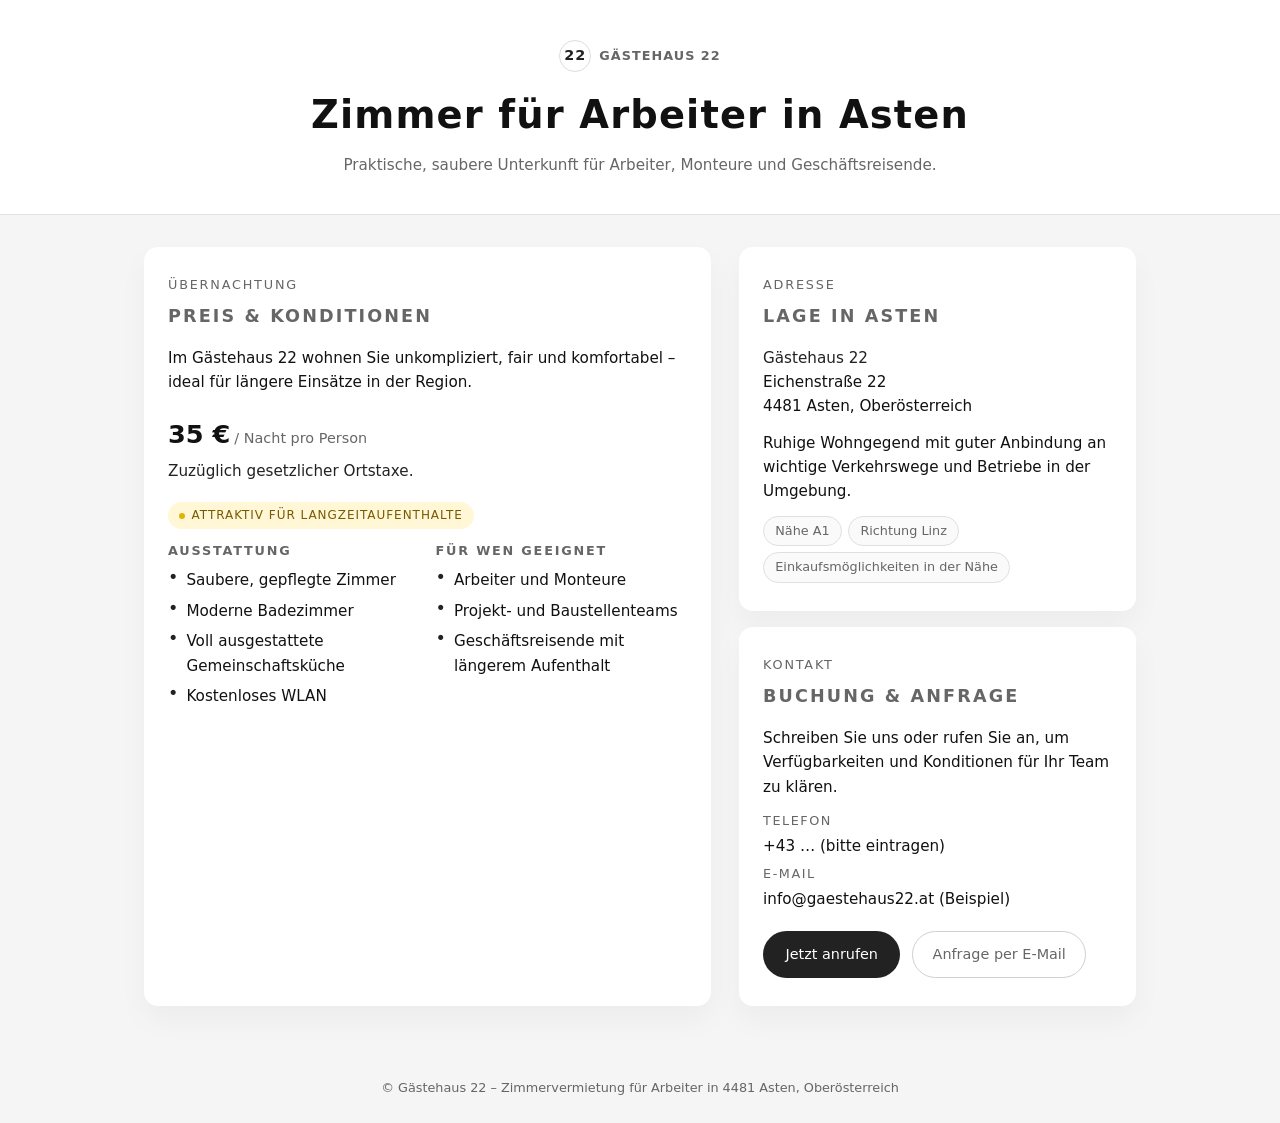
<file: index.htm>
<!DOCTYPE html>
<html lang="de">
<head>
  <meta charset="UTF-8" />
  <title>Gästehaus 22 – Zimmer für Arbeiter in Asten</title>
  <meta name="viewport" content="width=device-width, initial-scale=1" />
  <style>
    :root {
      --bg: #f5f5f5;
      --card: #ffffff;
      --accent: #222222;
      --accent-soft: #666666;
      --highlight: #e0b400;
      --font-main: system-ui, -apple-system, BlinkMacSystemFont, "Segoe UI", sans-serif;
    }

    * {
      box-sizing: border-box;
      margin: 0;
      padding: 0;
    }

    body {
      font-family: var(--font-main);
      background: var(--bg);
      color: #111;
      line-height: 1.6;
    }

    header {
      padding: 2.5rem 1.5rem 1.5rem;
      text-align: center;
      background: #ffffff;
      border-bottom: 1px solid #e3e3e3;
    }

    .logo-mark {
      display: inline-flex;
      align-items: center;
      gap: 0.5rem;
      margin-bottom: 0.75rem;
      font-weight: 600;
      letter-spacing: 0.08em;
      text-transform: uppercase;
      color: var(--accent-soft);
      font-size: 0.8rem;
    }

    .logo-icon {
      width: 32px;
      height: 32px;
      border-radius: 999px;
      border: 1px solid #ddd;
      display: flex;
      align-items: center;
      justify-content: center;
      font-size: 0.9rem;
      font-weight: 700;
      color: var(--accent);
    }

    h1 {
      font-size: clamp(2rem, 3vw, 2.6rem);
      margin-bottom: 0.5rem;
      letter-spacing: 0.03em;
    }

    .subtitle {
      color: var(--accent-soft);
      font-size: 0.95rem;
    }

    main {
      max-width: 1040px;
      margin: 2rem auto 3rem;
      padding: 0 1.5rem;
      display: grid;
      grid-template-columns: minmax(0, 2fr) minmax(0, 1.4fr);
      gap: 1.75rem;
    }

    @media (max-width: 800px) {
      main {
        grid-template-columns: 1fr;
      }
    }

    .card {
      background: var(--card);
      border-radius: 14px;
      padding: 1.75rem 1.5rem;
      box-shadow: 0 14px 30px rgba(0, 0, 0, 0.04);
    }

    .card + .card {
      margin-top: 1rem;
    }

    h2 {
      font-size: 1.1rem;
      text-transform: uppercase;
      letter-spacing: 0.12em;
      font-weight: 600;
      color: var(--accent-soft);
      margin-bottom: 1rem;
    }

    p {
      margin-bottom: 0.75rem;
      font-size: 0.95rem;
    }

    ul {
      list-style: none;
      margin-top: 0.25rem;
    }

    li {
      font-size: 0.95rem;
      margin-bottom: 0.4rem;
      display: flex;
      align-items: flex-start;
      gap: 0.5rem;
    }

    li::before {
      content: "•";
      color: var(--accent);
      font-size: 1.1rem;
      line-height: 1;
      margin-top: 0.05rem;
    }

    .price-tag {
      display: inline-flex;
      align-items: baseline;
      gap: 0.25rem;
      font-size: 1.6rem;
      font-weight: 600;
      margin: 0.5rem 0 0.25rem;
    }

    .price-tag span {
      font-size: 0.9rem;
      font-weight: 400;
      color: var(--accent-soft);
    }

    .badge {
      display: inline-flex;
      align-items: center;
      gap: 0.4rem;
      padding: 0.25rem 0.7rem;
      border-radius: 999px;
      background: #fff7d6;
      color: #7a5a00;
      font-size: 0.75rem;
      font-weight: 500;
      text-transform: uppercase;
      letter-spacing: 0.08em;
      margin-top: 0.4rem;
    }

    .badge-dot {
      width: 6px;
      height: 6px;
      border-radius: 999px;
      background: var(--highlight);
    }

    .section-label {
      font-size: 0.8rem;
      text-transform: uppercase;
      letter-spacing: 0.14em;
      color: var(--accent-soft);
      margin-bottom: 0.4rem;
    }

    .highlight {
      color: var(--accent);
      font-weight: 500;
    }

    .grid-two {
      display: grid;
      grid-template-columns: repeat(2, minmax(0, 1fr));
      gap: 1rem;
      margin-top: 0.75rem;
    }

    @media (max-width: 600px) {
      .grid-two {
        grid-template-columns: 1fr;
      }
    }

    .pill-list {
      display: flex;
      flex-wrap: wrap;
      gap: 0.4rem;
      margin-top: 0.4rem;
    }

    .pill {
      padding: 0.25rem 0.7rem;
      border-radius: 999px;
      border: 1px solid #e0e0e0;
      font-size: 0.8rem;
      color: var(--accent-soft);
      background: #fafafa;
    }

    .contact-block {
      margin-top: 0.75rem;
      font-size: 0.95rem;
    }

    .contact-line {
      margin-bottom: 0.35rem;
    }

    .contact-label {
      font-size: 0.8rem;
      text-transform: uppercase;
      letter-spacing: 0.12em;
      color: var(--accent-soft);
      margin-bottom: 0.15rem;
    }

    .cta {
      margin-top: 1.25rem;
      display: flex;
      flex-wrap: wrap;
      gap: 0.75rem;
    }

    .btn-primary {
      border: none;
      border-radius: 999px;
      padding: 0.7rem 1.4rem;
      background: var(--accent);
      color: #ffffff;
      font-size: 0.9rem;
      font-weight: 500;
      cursor: pointer;
      text-decoration: none;
      display: inline-flex;
      align-items: center;
      gap: 0.4rem;
    }

    .btn-secondary {
      border-radius: 999px;
      padding: 0.7rem 1.2rem;
      border: 1px solid #d0d0d0;
      background: transparent;
      color: var(--accent-soft);
      font-size: 0.9rem;
      text-decoration: none;
      display: inline-flex;
      align-items: center;
      gap: 0.4rem;
    }

    footer {
      text-align: center;
      padding: 1.5rem;
      font-size: 0.8rem;
      color: var(--accent-soft);
    }
  </style>
</head>
<body>
  <header>
    <div class="logo-mark">
      <div class="logo-icon">22</div>
      <span>Gästehaus 22</span>
    </div>
    <h1>Zimmer für Arbeiter in Asten</h1>
    <p class="subtitle">Praktische, saubere Unterkunft für Arbeiter, Monteure und Geschäftsreisende.</p>
  </header>

  <main>
    <!-- Linke Spalte -->
    <section class="card">
      <div class="section-label">Übernachtung</div>
      <h2>Preis & Konditionen</h2>
      <p>Im Gästehaus 22 wohnen Sie unkompliziert, fair und komfortabel – ideal für längere Einsätze in der Region.</p>

      <div class="price-tag">
        35&nbsp;€
        <span>/ Nacht pro Person</span>
      </div>
      <p class="highlight">Zuzüglich gesetzlicher Ortstaxe.</p>

      <div class="badge">
        <span class="badge-dot"></span>
        <span>Attraktiv für Langzeitaufenthalte</span>
      </div>

      <div class="grid-two">
        <div>
          <h3 class="section-label">Ausstattung</h3>
          <ul>
            <li>Saubere, gepflegte Zimmer</li>
            <li>Moderne Badezimmer</li>
            <li>Voll ausgestattete Gemeinschaftsküche</li>
            <li>Kostenloses WLAN</li>
          </ul>
        </div>
        <div>
          <h3 class="section-label">Für wen geeignet</h3>
          <ul>
            <li>Arbeiter und Monteure</li>
            <li>Projekt- und Baustellenteams</li>
            <li>Geschäftsreisende mit längerem Aufenthalt</li>
          </ul>
        </div>
      </div>
    </section>

    <!-- Rechte Spalte -->
    <aside>
      <section class="card">
        <div class="section-label">Adresse</div>
        <h2>Lage in Asten</h2>
        <p>
          <span class="highlight">Gästehaus 22</span><br />
          Eichenstraße 22<br />
          4481 Asten, Oberösterreich
        </p>

        <p>Ruhige Wohngegend mit guter Anbindung an wichtige Verkehrswege und Betriebe in der Umgebung.</p>

        <div class="pill-list">
          <span class="pill">Nähe A1</span>
          <span class="pill">Richtung Linz</span>
          <span class="pill">Einkaufsmöglichkeiten in der Nähe</span>
        </div>
      </section>

      <section class="card">
        <div class="section-label">Kontakt</div>
        <h2>Buchung & Anfrage</h2>
        <p>Schreiben Sie uns oder rufen Sie an, um Verfügbarkeiten und Konditionen für Ihr Team zu klären.</p>

        <div class="contact-block">
          <div class="contact-line">
            <div class="contact-label">Telefon</div>
            <div>+43 &hellip; (bitte eintragen)</div>
          </div>
          <div class="contact-line">
            <div class="contact-label">E‑Mail</div>
            <div>info@gaestehaus22.at (Beispiel)</div>
          </div>
        </div>

        <div class="cta">
          <a href="tel:+43" class="btn-primary">
            Jetzt anrufen
          </a>
          <a href="mailto:info@gaestehaus22.at" class="btn-secondary">
            Anfrage per E‑Mail
          </a>
        </div>
      </section>
    </aside>
  </main>

  <footer>
    © Gästehaus 22 – Zimmervermietung für Arbeiter in 4481 Asten, Oberösterreich
  </footer>
</body>
</html>
</file>
